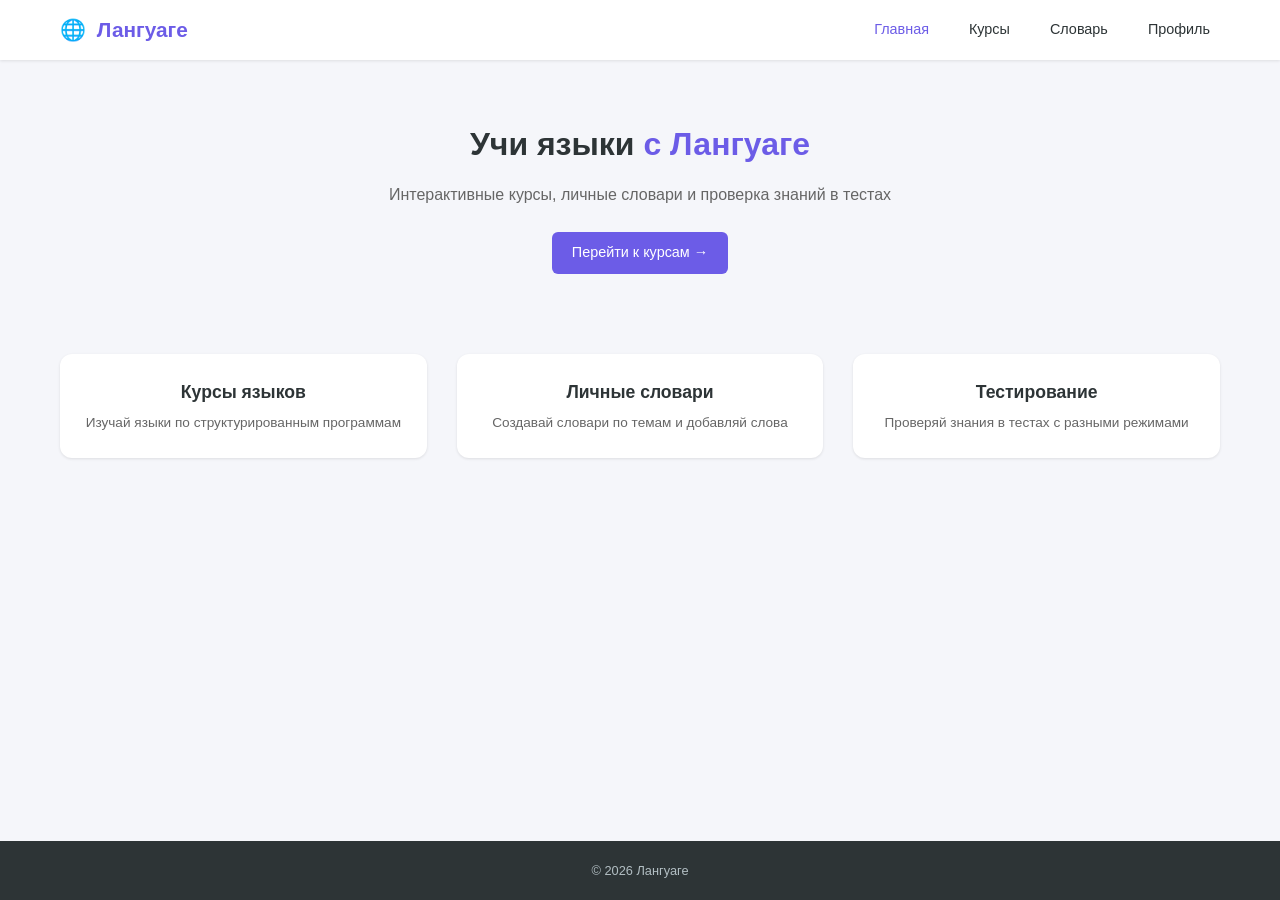
<file: index.html>
<!DOCTYPE html>
<html lang="ru">
<head>
    <meta charset="UTF-8">
    <meta name="viewport" content="width=device-width, initial-scale=1.0">
    <title>Лангуаге - Изучай языки</title>
    <link rel="stylesheet" href="css/main.css">
    <link rel="stylesheet" href="css/index.css">
</head>
<body>
    <div class="app">
        <header class="header">
            <div class="container">
                <div class="header-content">
                    <a href="index.html" class="logo-link">
                        <span class="logo-icon">🌐</span>
                        <span class="logo-text">Лангуаге</span>
                    </a>
                    <nav class="nav">
                        <a href="index.html" class="nav-link active">Главная</a>
                        <a href="courses.html" class="nav-link">Курсы</a>
                        <a href="vocabulary.html" class="nav-link">Словарь</a>
                        <a href="profile.html" class="nav-link">Профиль</a>
                    </nav>
                </div>
            </div>
        </header>

        <main class="main">
            <div class="container">
                <div class="hero">
                    <h1>Учи языки <span class="accent">с Лангуаге</span></h1>
                    <p>Интерактивные курсы, личные словари и проверка знаний в тестах</p>
                    <a href="courses.html" class="btn btn-primary">Перейти к курсам →</a>
                </div>

                <div class="features">
                    <div class="feature-card">
                        <div class="feature-icon"></div>
                        <h3>Курсы языков</h3>
                        <p>Изучай языки по структурированным программам</p>
                    </div>
                    <div class="feature-card">
                        <div class="feature-icon"></div>
                        <h3>Личные словари</h3>
                        <p>Создавай словари по темам и добавляй слова</p>
                    </div>
                    <div class="feature-card">
                        <div class="feature-icon"></div>
                        <h3>Тестирование</h3>
                        <p>Проверяй знания в тестах с разными режимами</p>
                    </div>
                </div>
            </div>
        </main>

        <footer class="footer">
            <div class="container">
                <p>© 2026 Лангуаге</p>
            </div>
        </footer>
    </div>
</body>
</html>
</file>
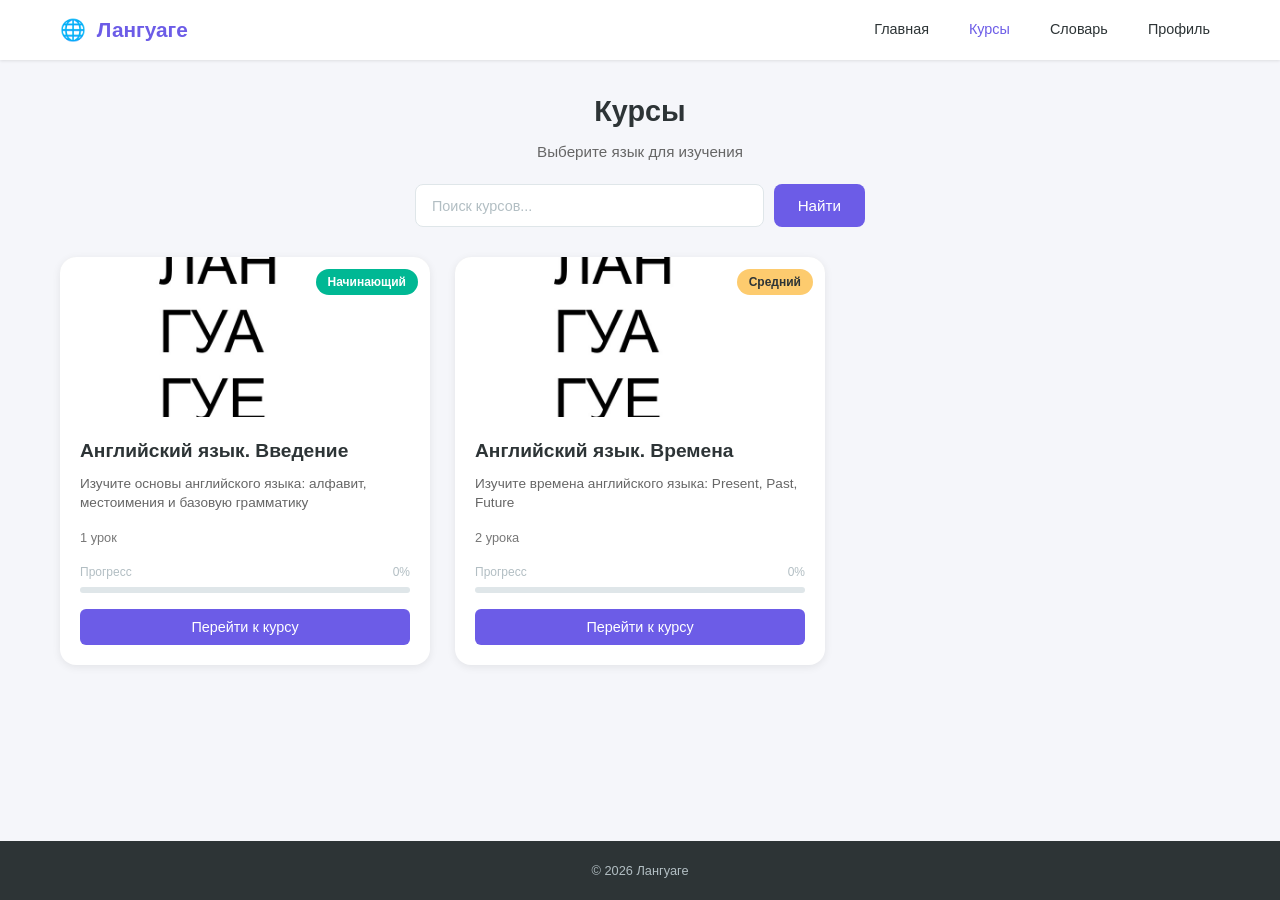
<file: courses.html>
<!DOCTYPE html>
<html lang="ru">
<head>
    <meta charset="UTF-8">
    <meta name="viewport" content="width=device-width, initial-scale=1.0">
    <title>Курсы - Лангуаге</title>
    <link rel="stylesheet" href="css/main.css">
    <link rel="stylesheet" href="css/courses.css">
</head>
<body>
    <div class="app">
        <header class="header">
            <div class="container">
                <div class="header-content">
                    <a href="index.html" class="logo-link">
                        <span class="logo-icon">🌐</span>
                        <span class="logo-text">Лангуаге</span>
                    </a>
                    <nav class="nav">
                        <a href="index.html" class="nav-link">Главная</a>
                        <a href="courses.html" class="nav-link active">Курсы</a>
                        <a href="vocabulary.html" class="nav-link">Словарь</a>
                        <a href="profile.html" class="nav-link">Профиль</a>
                    </nav>
                </div>
            </div>
        </header>

        <main class="main">
            <div class="container">
                <div class="page-header">
                    <h1>Курсы</h1>
                    <p>Выберите язык для изучения</p>
                </div>

                <div class="courses-controls">
                    <div class="search-bar">
                        <input type="text" id="searchInput" placeholder="Поиск курсов...">
                        <button class="search-btn" id="searchBtn">Найти</button>
                    </div>
                </div>

                <div class="courses-grid" id="coursesContainer">
                    <!-- Курсы загрузятся через JS -->
                </div>
            </div>
        </main>

        <footer class="footer">
            <div class="container">
                <p>© 2026 Лангуаге</p>
            </div>
        </footer>
    </div>

    <script src="js/api-emulation.js"></script>
    <script src="js/courses.js"></script>
</body>
</html>
</file>
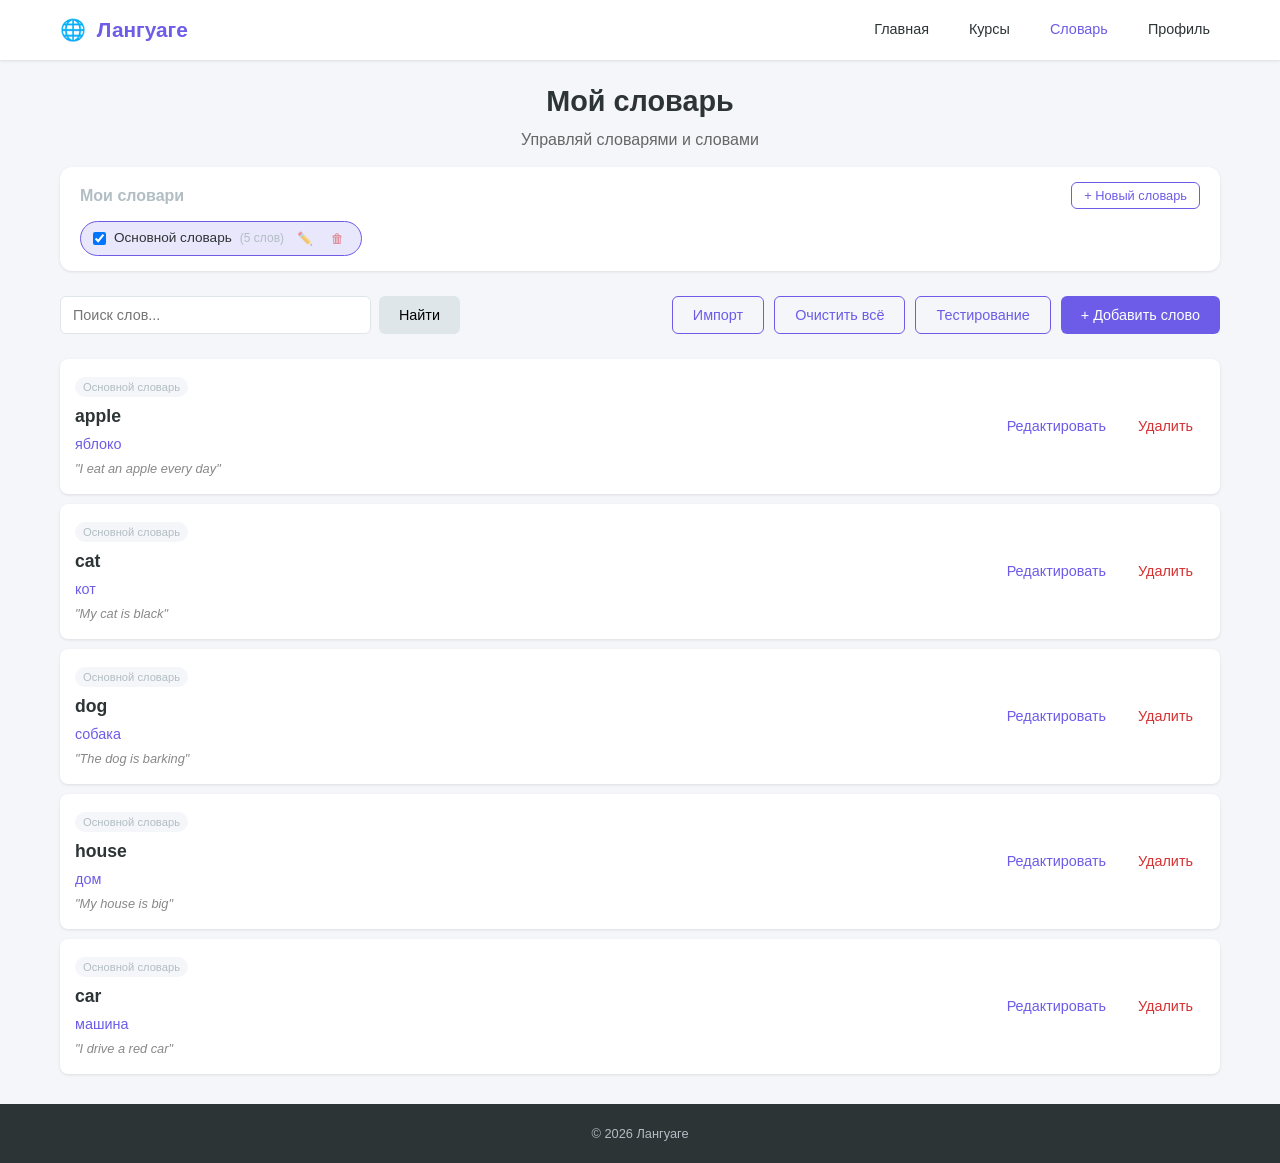
<file: vocabulary.html>
<!DOCTYPE html>
<html lang="ru">
<head>
    <meta charset="UTF-8">
    <meta name="viewport" content="width=device-width, initial-scale=1.0">
    <title>Мой словарь - Лангуаге</title>
    <link rel="stylesheet" href="css/main.css">
    <link rel="stylesheet" href="css/vocabulary.css">
</head>
<body>
    <div class="app">
        <header class="header">
            <div class="container">
                <div class="header-content">
                    <a href="index.html" class="logo-link">
                        <span class="logo-icon">🌐</span>
                        <span class="logo-text">Лангуаге</span>
                    </a>
                    <nav class="nav">
                        <a href="index.html" class="nav-link">Главная</a>
                        <a href="courses.html" class="nav-link">Курсы</a>
                        <a href="vocabulary.html" class="nav-link active">Словарь</a>
                        <a href="profile.html" class="nav-link">Профиль</a>
                    </nav>
                </div>
            </div>
        </header>

        <main class="main">
            <div class="container">
                <div class="page-header">
                    <h1>Мой словарь</h1>
                    <p>Управляй словарями и словами</p>
                </div>

                <div class="dicts-manager">
                    <div class="dicts-header">
                        <h3>Мои словари</h3>
                        <button class="btn btn-small btn-outline" id="createDictBtn">+ Новый словарь</button>
                    </div>
                    <div class="dicts-list" id="dictsList"></div>
                </div>

                <div class="vocabulary-controls">
                    <div class="search-bar">
                        <input type="text" id="searchInput" placeholder="Поиск слов...">
                        <button class="search-btn" id="searchBtn">Найти</button>
                    </div>
                    <div class="action-buttons">
                        <button class="btn btn-outline" id="importBtn">Импорт</button>
                        <button class="btn btn-outline" id="clearBtn">Очистить всё</button>
                        <button class="btn btn-outline" id="testBtn">Тестирование</button>
                        <button class="btn btn-primary" id="addWordBtn">+ Добавить слово</button>
                    </div>
                </div>

                <div class="words-list" id="wordsList"></div>
            </div>
        </main>

        <!-- Модалка добавления/редактирования слова -->
        <div class="modal" id="wordModal">
            <div class="modal-content">
                <div class="modal-header">
                    <h3 id="modalTitle">Добавить слово</h3>
                    <button class="modal-close" id="closeModalBtn">&times;</button>
                </div>
                <div class="modal-body">
                    <div class="form-group">
                        <label>Выберите словарь:</label>
                        <select id="wordDictSelect" class="form-input"></select>
                    </div>
                    <input type="text" id="wordInput" placeholder="Слово на английском" class="form-input">
                    <input type="text" id="translationInput" placeholder="Перевод" class="form-input">
                    <textarea id="exampleInput" placeholder="Пример использования" rows="2" class="form-textarea"></textarea>
                    <input type="hidden" id="editWordId" value="">
                    <input type="hidden" id="editDictId" value="">
                    <button class="btn btn-primary" id="saveWordBtn" style="width: 100%;">Сохранить</button>
                </div>
            </div>
        </div>

        <!-- Модалка настроек тестирования -->
        <div class="modal" id="testSettingsModal">
            <div class="modal-content">
                <div class="modal-header">
                    <h3>Настройки тестирования</h3>
                    <button class="modal-close" id="closeTestSettingsBtn">&times;</button>
                </div>
                <div class="modal-body">
                    <div class="form-group">
                        <label>Выберите словари для теста:</label>
                        <div id="dictsForTest" class="dict-checkboxes"></div>
                    </div>

                    <div class="form-group">
                        <label>Режим формирования вопросов:</label>
                        <select id="questionMode" class="form-input">
                            <option value="strict">Строгий</option>
                            <option value="selected_dicts">Расширенный из выбранных словарей</option>
                            <option value="all_dicts">Полный</option>
                        </select>
                    </div>

                    <div class="form-group">
                        <label>Количество слов в тесте:</label>
                        <select id="testCountType" class="form-input">
                            <option value="preset">Выбрать из списка</option>
                            <option value="custom">Своё значение</option>
                        </select>
                        <div id="presetCountContainer">
                            <select id="testCountPreset" class="form-input" style="margin-top: 10px;">
                                <option value="5">5 слов</option>
                                <option value="10" selected>10 слов</option>
                                <option value="15">15 слов</option>
                                <option value="20">20 слов</option>
                                <option value="all">Все слова</option>
                            </select>
                        </div>
                        <div id="customCountContainer" style="display: none;">
                            <input type="number" id="testCountCustom" class="form-input" placeholder="Введите количество слов" style="margin-top: 10px;" min="1">
                        </div>
                    </div>
                    
                    <div class="form-group">
                        <label>Режим перевода:</label>
                        <select id="testMode" class="form-input">
                            <option value="en2ru">Английский → Русский</option>
                            <option value="ru2en">Русский → Английский</option>
                        </select>
                    </div>
                    
                    <button class="btn btn-primary" id="startTestBtn" style="width: 100%;">Начать тестирование</button>
                </div>
            </div>
        </div>

        <!-- Остальные модалки -->
        <div class="modal" id="createDictModal">
            <div class="modal-content small">
                <div class="modal-header">
                    <h3>Новый словарь</h3>
                    <button class="modal-close" id="closeCreateDictBtn">&times;</button>
                </div>
                <div class="modal-body">
                    <input type="text" id="newDictName" placeholder="Название словаря" class="form-input">
                    <div class="form-actions">
                        <button class="btn btn-outline" id="cancelCreateDictBtn">Отмена</button>
                        <button class="btn btn-primary" id="confirmCreateDictBtn">Создать</button>
                    </div>
                </div>
            </div>
        </div>

        <div class="modal" id="importModal">
            <div class="modal-content">
                <div class="modal-header">
                    <h3>Импорт слов</h3>
                    <button class="modal-close" id="closeImportModalBtn">&times;</button>
                </div>
                <div class="modal-body">
                    <div class="form-group">
                        <label>Выберите словарь для импорта:</label>
                        <select id="importDictSelect" class="form-input"></select>
                    </div>
                    <div class="form-group">
                        <label>Формат файла:</label>
                        <p class="format-example">слово|перевод|пример использования</p>
                        <p class="format-example">Пример: apple|яблоко|I eat an apple</p>
                    </div>
                    <div class="form-group">
                        <label>Выберите файл (.txt):</label>
                        <input type="file" id="importFile" accept=".txt" class="form-input">
                    </div>
                    <div class="form-group">
                        <label>Или вставьте текст:</label>
                        <textarea id="importText" rows="6" class="form-textarea"></textarea>
                    </div>
                    <div class="form-actions">
                        <button class="btn btn-outline" id="cancelImportBtn">Отмена</button>
                        <button class="btn btn-primary" id="confirmImportBtn">Импортировать</button>
                    </div>
                </div>
            </div>
        </div>

        <div class="modal" id="clearConfirmModal">
            <div class="modal-content small">
                <div class="modal-header">
                    <h3>Подтверждение</h3>
                    <button class="modal-close" id="closeClearModalBtn">&times;</button>
                </div>
                <div class="modal-body">
                    <p>Вы уверены, что хотите удалить ВСЕ слова из выбранных словарей?</p>
                    <p style="color: var(--danger); font-size: 0.9rem; margin-top: 10px;">Это действие нельзя отменить!</p>
                    <div class="form-actions" style="margin-top: 20px;">
                        <button class="btn btn-outline" id="cancelClearBtn">Отмена</button>
                        <button class="btn btn-danger" id="confirmClearBtn">Да, удалить всё</button>
                    </div>
                </div>
            </div>
        </div>

        <footer class="footer">
            <div class="container">
                <p>© 2026 Лангуаге</p>
            </div>
        </footer>
    </div>

    <script src="js/api-emulation.js"></script>
    <script type="module" src="js/vocabulary.js"></script>
</body>
</html>
</file>
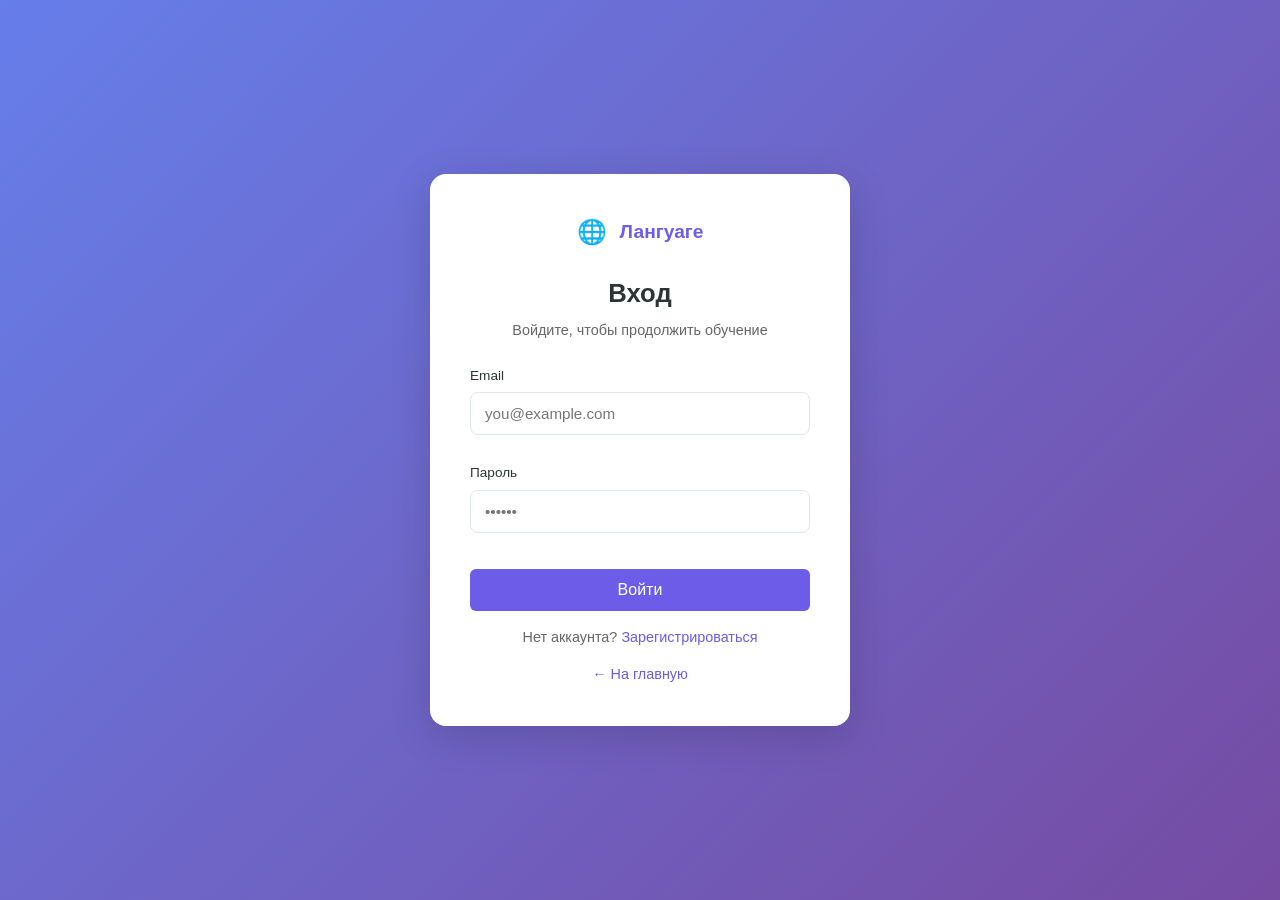
<file: frontend/login.html>
<!DOCTYPE html>
<html lang="ru">
<head>
    <meta charset="UTF-8">
    <meta name="viewport" content="width=device-width, initial-scale=1.0">
    <title>Вход — Language LMS</title>
    <link rel="stylesheet" href="css/main.css">
    <link rel="stylesheet" href="css/auth.css">
</head>
<body>
    <div class="app">
        <main class="main">
            <div class="auth-container">
                <div class="auth-card">
                    <div class="auth-logo">
                        <span class="logo-icon">🌐</span>
                        <span class="logo-text">Лангуаге</span>
                    </div>
                    <h1>Вход</h1>
                    <p class="auth-subtitle">Войдите, чтобы продолжить обучение</p>

                    <form id="loginForm" class="auth-form">
                        <div class="form-group">
                            <label for="email">Email</label>
                            <input
                                type="email"
                                id="email"
                                class="form-input"
                                placeholder="you@example.com"
                                required
                                autocomplete="email"
                            >
                        </div>
                        <div class="form-group">
                            <label for="password">Пароль</label>
                            <input
                                type="password"
                                id="password"
                                class="form-input"
                                placeholder="••••••"
                                required
                                autocomplete="current-password"
                            >
                        </div>

                        <div id="errorBox" class="auth-error" hidden></div>

                        <button type="submit" class="btn btn-primary btn-block" id="submitBtn">
                            Войти
                        </button>
                    </form>

                    <p class="auth-switch">
                        Нет аккаунта? <a href="register.html">Зарегистрироваться</a>
                    </p>

                    <p class="auth-switch">
                        <a href="index.html">← На главную</a>
                    </p>
                </div>
            </div>
        </main>
    </div>

    <script src="js/api.js"></script>
    <script src="js/login.js"></script>
</body>
</html>
</file>
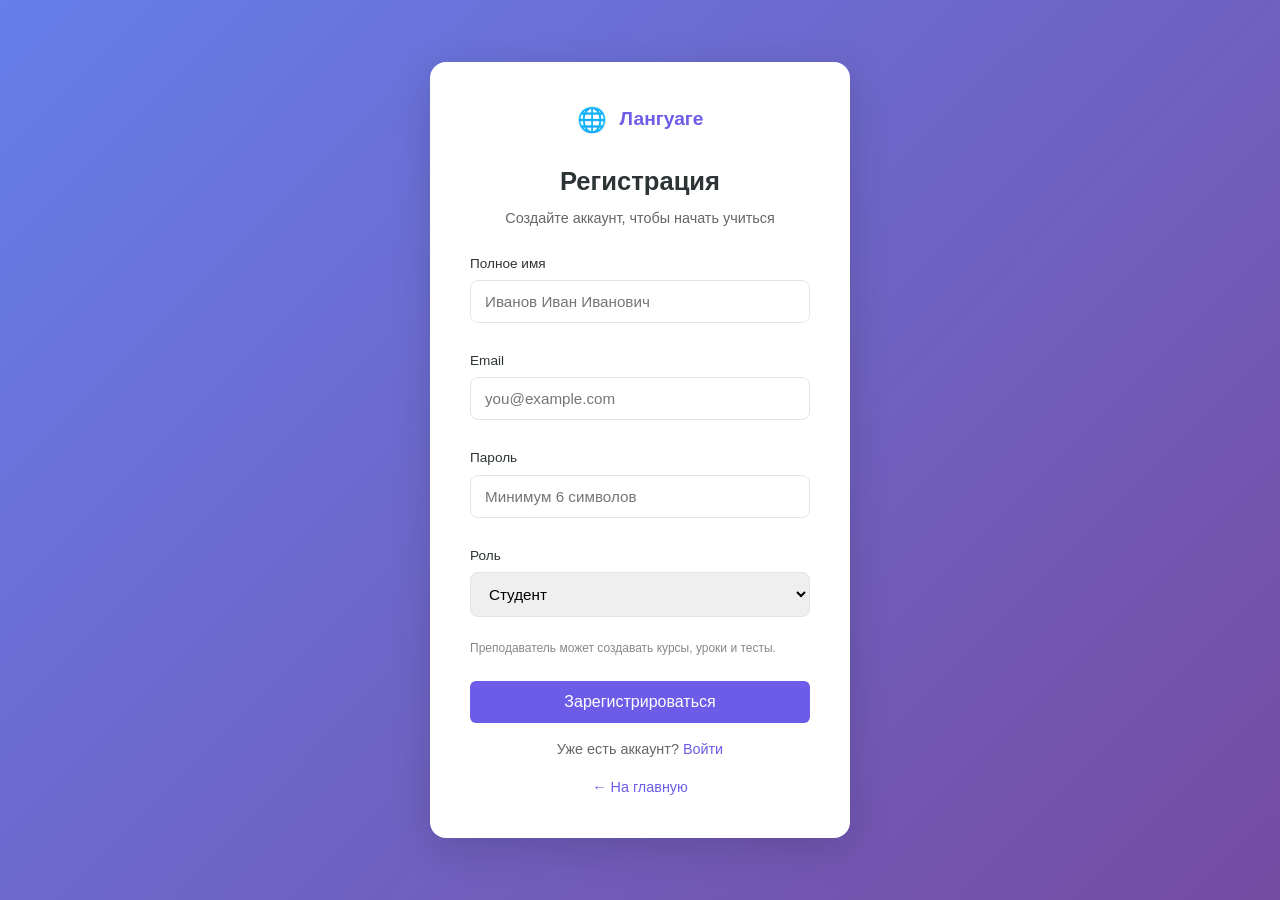
<file: frontend/register.html>
<!DOCTYPE html>
<html lang="ru">
<head>
    <meta charset="UTF-8">
    <meta name="viewport" content="width=device-width, initial-scale=1.0">
    <title>Регистрация — Language LMS</title>
    <link rel="stylesheet" href="css/main.css">
    <link rel="stylesheet" href="css/auth.css">
</head>
<body>
    <div class="app">
        <main class="main">
            <div class="auth-container">
                <div class="auth-card">
                    <div class="auth-logo">
                        <span class="logo-icon">🌐</span>
                        <span class="logo-text">Лангуаге</span>
                    </div>
                    <h1>Регистрация</h1>
                    <p class="auth-subtitle">Создайте аккаунт, чтобы начать учиться</p>

                    <form id="registerForm" class="auth-form">
                        <div class="form-group">
                            <label for="fullName">Полное имя</label>
                            <input
                                type="text"
                                id="fullName"
                                class="form-input"
                                placeholder="Иванов Иван Иванович"
                                autocomplete="name"
                            >
                        </div>
                        <div class="form-group">
                            <label for="email">Email</label>
                            <input
                                type="email"
                                id="email"
                                class="form-input"
                                placeholder="you@example.com"
                                required
                                autocomplete="email"
                            >
                        </div>
                        <div class="form-group">
                            <label for="password">Пароль</label>
                            <input
                                type="password"
                                id="password"
                                class="form-input"
                                placeholder="Минимум 6 символов"
                                required
                                minlength="6"
                                autocomplete="new-password"
                            >
                        </div>
                        <div class="form-group">
                            <label for="role">Роль</label>
                            <select id="role" class="form-input">
                                <option value="student" selected>Студент</option>
                                <option value="teacher">Преподаватель</option>
                            </select>
                            <p class="form-hint">
                                Преподаватель может создавать курсы, уроки и тесты.
                            </p>
                        </div>

                        <div id="errorBox" class="auth-error" hidden></div>

                        <button type="submit" class="btn btn-primary btn-block" id="submitBtn">
                            Зарегистрироваться
                        </button>
                    </form>

                    <p class="auth-switch">
                        Уже есть аккаунт? <a href="login.html">Войти</a>
                    </p>

                    <p class="auth-switch">
                        <a href="index.html">← На главную</a>
                    </p>
                </div>
            </div>
        </main>
    </div>

    <script src="js/api.js"></script>
    <script src="js/register.js"></script>
</body>
</html>
</file>
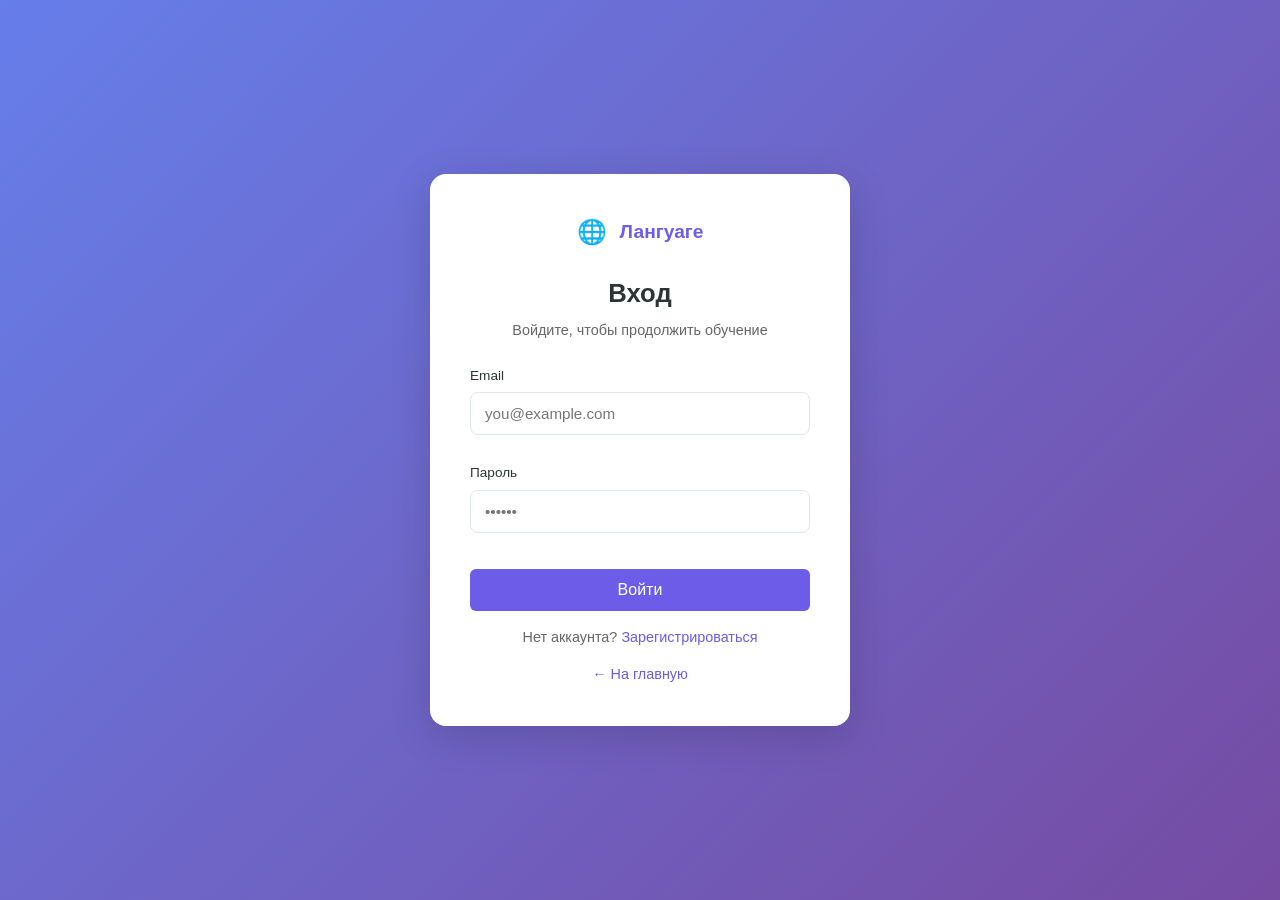
<file: frontend/vocabulary.html>
<!DOCTYPE html>
<html lang="ru">
<head>
    <meta charset="UTF-8">
    <meta name="viewport" content="width=device-width, initial-scale=1.0">
    <title>Мой словарь - Лангуаге</title>
    <link rel="stylesheet" href="css/main.css">
    <link rel="stylesheet" href="css/vocabulary.css">
</head>
<body>
    <div class="app">
        <header class="header">
            <div class="container">
                <div class="header-content">
                    <a href="index.html" class="logo-link">
                        <span class="logo-icon">🌐</span>
                        <span class="logo-text">Лангуаге</span>
                    </a>
                    <nav class="nav">
                        <a href="index.html" class="nav-link">Главная</a>
                        <a href="courses.html" class="nav-link">Курсы</a>
                        <a href="vocabulary.html" class="nav-link active">Словарь</a>
                    </nav>
                </div>
            </div>
        </header>

        <main class="main">
            <div class="container">
                <div class="page-header">
                    <h1>Мой словарь</h1>
                    <p>Управляй словарями и словами</p>
                </div>

                <div class="dicts-manager">
                    <div class="dicts-header">
                        <h3>Мои словари</h3>
                        <button class="btn btn-small btn-outline" id="createDictBtn">+ Новый словарь</button>
                    </div>
                    <div class="dicts-list" id="dictsList"></div>
                </div>

                <div class="vocabulary-controls">
                    <div class="search-bar">
                        <input type="text" id="searchInput" placeholder="Поиск слов...">
                        <button class="search-btn" id="searchBtn">Найти</button>
                    </div>
                    <div class="action-buttons">
                        <button class="btn btn-outline" id="importBtn">Импорт</button>
                        <button class="btn btn-outline" id="clearBtn">Очистить всё</button>
                        <button class="btn btn-outline" id="testBtn">Тестирование</button>
                        <button class="btn btn-primary" id="addWordBtn">+ Добавить слово</button>
                    </div>
                </div>

                <div class="words-list" id="wordsList"></div>
            </div>
        </main>

        <!-- Модалка добавления/редактирования слова -->
        <div class="modal" id="wordModal">
            <div class="modal-content">
                <div class="modal-header">
                    <h3 id="modalTitle">Добавить слово</h3>
                    <button class="modal-close" id="closeModalBtn">&times;</button>
                </div>
                <div class="modal-body">
                    <div class="form-group">
                        <label>Выберите словарь:</label>
                        <select id="wordDictSelect" class="form-input"></select>
                    </div>
                    <input type="text" id="wordInput" placeholder="Слово на английском" class="form-input">
                    <input type="text" id="translationInput" placeholder="Перевод" class="form-input">
                    <textarea id="exampleInput" placeholder="Пример использования" rows="2" class="form-textarea"></textarea>
                    <input type="hidden" id="editWordId" value="">
                    <input type="hidden" id="editDictId" value="">
                    <button class="btn btn-primary" id="saveWordBtn" style="width: 100%;">Сохранить</button>
                </div>
            </div>
        </div>

        <!-- Модалка настроек тестирования -->
        <div class="modal" id="testSettingsModal">
            <div class="modal-content">
                <div class="modal-header">
                    <h3>Настройки тестирования</h3>
                    <button class="modal-close" id="closeTestSettingsBtn">&times;</button>
                </div>
                <div class="modal-body">
                    <div class="form-group">
                        <label>Выберите словари для теста:</label>
                        <div id="dictsForTest" class="dict-checkboxes"></div>
                    </div>

                    <div class="form-group">
                        <label>Режим формирования вопросов:</label>
                        <select id="questionMode" class="form-input">
                            <option value="strict">Строгий</option>
                            <option value="selected_dicts">Расширенный из выбранных словарей</option>
                            <option value="all_dicts">Полный</option>
                        </select>
                    </div>

                    <div class="form-group">
                        <label>Количество слов в тесте:</label>
                        <select id="testCountType" class="form-input">
                            <option value="preset">Выбрать из списка</option>
                            <option value="custom">Своё значение</option>
                        </select>
                        <div id="presetCountContainer">
                            <select id="testCountPreset" class="form-input" style="margin-top: 10px;">
                                <option value="5">5 слов</option>
                                <option value="10" selected>10 слов</option>
                                <option value="15">15 слов</option>
                                <option value="20">20 слов</option>
                                <option value="all">Все слова</option>
                            </select>
                        </div>
                        <div id="customCountContainer" style="display: none;">
                            <input type="number" id="testCountCustom" class="form-input" placeholder="Введите количество слов" style="margin-top: 10px;" min="1">
                        </div>
                    </div>
                    
                    <div class="form-group">
                        <label>Режим перевода:</label>
                        <select id="testMode" class="form-input">
                            <option value="en2ru">Английский → Русский</option>
                            <option value="ru2en">Русский → Английский</option>
                        </select>
                    </div>
                    
                    <button class="btn btn-primary" id="startTestBtn" style="width: 100%;">Начать тестирование</button>
                </div>
            </div>
        </div>

        <!-- Остальные модалки -->
        <div class="modal" id="createDictModal">
            <div class="modal-content small">
                <div class="modal-header">
                    <h3>Новый словарь</h3>
                    <button class="modal-close" id="closeCreateDictBtn">&times;</button>
                </div>
                <div class="modal-body">
                    <input type="text" id="newDictName" placeholder="Название словаря" class="form-input">
                    <div class="form-actions">
                        <button class="btn btn-outline" id="cancelCreateDictBtn">Отмена</button>
                        <button class="btn btn-primary" id="confirmCreateDictBtn">Создать</button>
                    </div>
                </div>
            </div>
        </div>

        <div class="modal" id="importModal">
            <div class="modal-content">
                <div class="modal-header">
                    <h3>Импорт слов</h3>
                    <button class="modal-close" id="closeImportModalBtn">&times;</button>
                </div>
                <div class="modal-body">
                    <div class="form-group">
                        <label>Выберите словарь для импорта:</label>
                        <select id="importDictSelect" class="form-input"></select>
                    </div>
                    <div class="form-group">
                        <label>Формат файла:</label>
                        <p class="format-example">слово|перевод|пример использования</p>
                        <p class="format-example">Пример: apple|яблоко|I eat an apple</p>
                    </div>
                    <div class="form-group">
                        <label>Выберите файл (.txt):</label>
                        <input type="file" id="importFile" accept=".txt" class="form-input">
                    </div>
                    <div class="form-group">
                        <label>Или вставьте текст:</label>
                        <textarea id="importText" rows="6" class="form-textarea"></textarea>
                    </div>
                    <div class="form-actions">
                        <button class="btn btn-outline" id="cancelImportBtn">Отмена</button>
                        <button class="btn btn-primary" id="confirmImportBtn">Импортировать</button>
                    </div>
                </div>
            </div>
        </div>

        <div class="modal" id="clearConfirmModal">
            <div class="modal-content small">
                <div class="modal-header">
                    <h3>Подтверждение</h3>
                    <button class="modal-close" id="closeClearModalBtn">&times;</button>
                </div>
                <div class="modal-body">
                    <p>Вы уверены, что хотите удалить ВСЕ слова из выбранных словарей?</p>
                    <p style="color: var(--danger); font-size: 0.9rem; margin-top: 10px;">Это действие нельзя отменить!</p>
                    <div class="form-actions" style="margin-top: 20px;">
                        <button class="btn btn-outline" id="cancelClearBtn">Отмена</button>
                        <button class="btn btn-danger" id="confirmClearBtn">Да, удалить всё</button>
                    </div>
                </div>
            </div>
        </div>

        <footer class="footer">
            <div class="container">
                <p>© 2026 Лангуаге</p>
            </div>
        </footer>
    </div>

    <script src="js/api.js"></script>
    <script src="js/header.js"></script>
    <script src="js/vocabulary.js"></script>
</body>
</html>
</file>
<file: css/main.css>
* {
    margin: 0;
    padding: 0;
    box-sizing: border-box;
}

:root {
    --primary: #6C5CE7;
    --primary-dark: #5A4BD1;
    --success: #00B894;
    --success-dark: #00997A;
    --warning: #FDCB6E;
    --danger: #D63031;
    --danger-dark: #B52B2B;
    --gray-light: #DFE6E9;
    --gray: #B2BEC3;
    --dark: #2D3436;
    --white: #FFFFFF;
    --bg: #F5F6FA;
}

body {
    font-family: -apple-system, BlinkMacSystemFont, 'Segoe UI', Roboto, sans-serif;
    background-color: var(--bg);
    color: var(--dark);
    line-height: 1.5;
    min-height: 100vh;
}

.app {
    min-height: 100vh;
    display: flex;
    flex-direction: column;
}

.main {
    flex: 1;
}

.container {
    max-width: 1200px;
    margin: 0 auto;
    padding: 0 20px;
}

.header {
    background: var(--white);
    box-shadow: 0 1px 3px rgba(0,0,0,0.1);
    position: sticky;
    top: 0;
    z-index: 100;
}

.header-content {
    display: flex;
    justify-content: space-between;
    align-items: center;
    height: 60px;
}

.logo-link {
    font-size: 1.3rem;
    font-weight: 700;
    text-decoration: none;
    color: var(--primary);
}

.logo-icon {
    margin-right: 5px;
}

.nav {
    display: flex;
    gap: 20px;
}

.nav-link {
    text-decoration: none;
    color: var(--dark);
    font-size: 0.9rem;
    padding: 5px 10px;
    border-radius: 6px;
}

.nav-link:hover {
    background: var(--gray-light);
}

.nav-link.active {
    color: var(--primary);
    font-weight: 500;
}

.btn {
    padding: 10px 20px;
    border: none;
    border-radius: 6px;
    font-size: 0.9rem;
    cursor: pointer;
    transition: all 0.2s;
    text-decoration: none;
    display: inline-block;
}

.btn-primary {
    background: var(--primary);
    color: var(--white);
}

.btn-primary:hover {
    background: var(--primary-dark);
}

.btn-outline {
    background: transparent;
    border: 1px solid var(--primary);
    color: var(--primary);
}

.btn-outline:hover {
    background: var(--primary);
    color: var(--white);
}

.form-input {
    width: 100%;
    padding: 10px 12px;
    margin-bottom: 12px;
    border: 1px solid var(--gray-light);
    border-radius: 6px;
    font-size: 0.9rem;
}

.form-input:focus {
    outline: none;
    border-color: var(--primary);
}

.form-textarea {
    width: 100%;
    padding: 10px 12px;
    margin-bottom: 15px;
    border: 1px solid var(--gray-light);
    border-radius: 6px;
    font-size: 0.9rem;
    resize: vertical;
    font-family: inherit;
}

.form-textarea:focus {
    outline: none;
    border-color: var(--primary);
}

.modal {
    display: none;
    position: fixed;
    top: 0;
    left: 0;
    right: 0;
    bottom: 0;
    background: rgba(0,0,0,0.5);
    align-items: center;
    justify-content: center;
    z-index: 1000;
}

.modal.active {
    display: flex;
}

.modal-content {
    background: var(--white);
    border-radius: 12px;
    width: 90%;
    max-width: 450px;
}

.modal-header {
    padding: 15px 20px;
    border-bottom: 1px solid var(--gray-light);
    display: flex;
    justify-content: space-between;
    align-items: center;
}

.modal-header h3 {
    font-size: 1.2rem;
}

.modal-close {
    background: none;
    border: none;
    font-size: 1.3rem;
    cursor: pointer;
    color: #999;
}

.modal-close:hover {
    color: var(--dark);
}

.modal-body {
    padding: 20px;
}

.footer {
    background: var(--dark);
    color: var(--gray);
    text-align: center;
    padding: 20px 0;
    font-size: 0.8rem;
    margin-top: auto;
}

@media (max-width: 600px) {
    .nav {
        gap: 10px;
    }
    
    .nav-link {
        font-size: 0.8rem;
        padding: 5px 8px;
    }
    
    .modal-content {
        width: 95%;
    }
}

.achievement-notification {
    position: fixed;
    bottom: 30px;
    right: 30px;
    background: linear-gradient(135deg, var(--primary), var(--secondary-color));
    color: white;
    padding: 16px 24px;
    border-radius: 16px;
    box-shadow: 0 8px 24px rgba(0,0,0,0.2);
    z-index: 2000;
    animation: notificationSlideIn 0.4s ease;
    max-width: 350px;
    display: flex;
    align-items: center;
    gap: 15px;
    cursor: pointer;
    transition: transform 0.2s;
}

.achievement-notification:hover {
    transform: scale(1.02);
}

.notification-icon {
    font-size: 2rem;
}

.notification-content {
    flex: 1;
}

.notification-title {
    font-size: 0.75rem;
    opacity: 0.8;
    text-transform: uppercase;
    letter-spacing: 1px;
    margin-bottom: 4px;
}

.notification-name {
    font-size: 1rem;
    font-weight: 600;
    margin-bottom: 2px;
}

.notification-desc {
    font-size: 0.8rem;
    opacity: 0.9;
}

@keyframes notificationSlideIn {
    from {
        transform: translateX(100%);
        opacity: 0;
    }
    to {
        transform: translateX(0);
        opacity: 1;
    }
}

@keyframes notificationSlideOut {
    from {
        transform: translateX(0);
        opacity: 1;
    }
    to {
        transform: translateX(100%);
        opacity: 0;
    }
}

@media (max-width: 600px) {
    .achievement-notification {
        left: 20px;
        right: 20px;
        bottom: 20px;
        max-width: none;
        padding: 14px 20px;
    }
    
    .notification-icon {
        font-size: 1.5rem;
    }
    
    .notification-name {
        font-size: 0.9rem;
    }
}

@keyframes notificationSlideIn {
    from {
        transform: translateX(100%);
        opacity: 0;
    }
    to {
        transform: translateX(0);
        opacity: 1;
    }
}

@keyframes notificationSlideOut {
    from {
        transform: translateX(0);
        opacity: 1;
    }
    to {
        transform: translateX(100%);
        opacity: 0;
    }
}
</file>
<file: css/index.css>
.hero {
    text-align: center;
    padding: 60px 0 40px;
}

.hero h1 {
    font-size: 2rem;
    margin-bottom: 15px;
}

.hero .accent {
    color: var(--primary);
}

.hero p {
    color: #666;
    margin-bottom: 25px;
}

.features {
    display: grid;
    grid-template-columns: repeat(3, 1fr);
    gap: 30px;
    padding: 40px 0;
}

.feature-card {
    background: var(--white);
    padding: 25px;
    border-radius: 12px;
    text-align: center;
    box-shadow: 0 1px 3px rgba(0,0,0,0.1);
}

.feature-icon {
    height: 0;
}

.feature-card h3 {
    font-size: 1.1rem;
    margin-bottom: 8px;
}

.feature-card p {
    color: #666;
    font-size: 0.85rem;
}

@media (max-width: 600px) {
    .features {
        grid-template-columns: 1fr;
        gap: 20px;
    }
    
    .hero h1 {
        font-size: 1.5rem;
    }
}
</file>
<file: css/courses.css>
.page-header {
    text-align: center;
    padding: 30px 0 20px;
}

.page-header h1 {
    font-size: 1.8rem;
    margin-bottom: 8px;
    color: var(--dark);
}

.page-header p {
    color: #666;
    font-size: 0.95rem;
}

.courses-controls {
    margin-bottom: 30px;
}

.search-bar {
    display: flex;
    gap: 10px;
    max-width: 450px;
    margin: 0 auto;
}

.search-bar input {
    flex: 1;
    padding: 12px 16px;
    border: 1px solid var(--gray-light);
    border-radius: 8px;
    font-size: 0.95rem;
    background: var(--white);
    transition: all 0.2s;
}

.search-bar input:focus {
    outline: none;
    border-color: var(--primary);
    box-shadow: 0 0 0 2px rgba(108, 92, 231, 0.1);
}

.search-bar input::placeholder {
    color: var(--gray);
    font-size: 0.9rem;
}

.search-btn {
    padding: 12px 24px;
    background: var(--primary);
    border: none;
    border-radius: 8px;
    cursor: pointer;
    font-size: 0.95rem;
    font-weight: 500;
    color: white;
    transition: background 0.2s;
}

.search-btn:hover {
    background: var(--primary-dark);
}

.courses-grid {
    display: grid;
    grid-template-columns: repeat(auto-fill, minmax(320px, 1fr));
    gap: 25px;
    margin: 20px 0 40px;
}

.course-card {
    background: var(--white);
    border-radius: 16px;
    overflow: hidden;
    box-shadow: 0 2px 8px rgba(0,0,0,0.08);
    transition: transform 0.2s, box-shadow 0.2s;
    cursor: pointer;
    display: flex;
    flex-direction: column;
    height: 100%;
}

.course-card:hover {
    transform: translateY(-4px);
    box-shadow: 0 8px 24px rgba(0,0,0,0.12);
}

.course-image {
    height: 160px;
    background-size: cover;
    background-position: center;
    position: relative;
    background-color: #e0e0e0;
    flex-shrink: 0;
}

.course-level {
    position: absolute;
    top: 12px;
    right: 12px;
    padding: 4px 12px;
    border-radius: 20px;
    font-size: 0.75rem;
    font-weight: 600;
    background: rgba(0,0,0,0.75);
    color: white;
}

.course-level.beginner {
    background: var(--success);
}

.course-level.intermediate {
    background: var(--warning);
    color: var(--dark);
}

.course-level.advanced {
    background: var(--danger);
}

.course-content {
    padding: 20px;
    display: flex;
    flex-direction: column;
    flex: 1;
}

.course-title {
    font-size: 1.2rem;
    font-weight: 600;
    margin-bottom: 8px;
    color: var(--dark);
}

.course-description {
    color: #666;
    font-size: 0.85rem;
    line-height: 1.45;
    margin-bottom: 15px;
    flex: 1;
}

.course-meta {
    display: flex;
    gap: 12px;
    margin-bottom: 16px;
    font-size: 0.8rem;
    color: var(--gray);
}

.course-stat {
    color: #777;
}

.course-progress {
    margin-bottom: 16px;
}

.progress-label {
    display: flex;
    justify-content: space-between;
    font-size: 0.75rem;
    color: var(--gray);
    margin-bottom: 6px;
}

.progress-bar {
    height: 6px;
    background: var(--gray-light);
    border-radius: 3px;
    overflow: hidden;
}

.progress-fill {
    height: 100%;
    background: var(--primary);
    border-radius: 3px;
    transition: width 0.3s;
}

.btn-course {
    width: 100%;
    text-align: center;
    margin-top: 0;
}

.empty-state {
    text-align: center;
    padding: 50px;
    color: #999;
    background: var(--white);
    border-radius: 12px;
    grid-column: 1 / -1;
}

@media (max-width: 600px) {
    .courses-grid {
        grid-template-columns: 1fr;
        gap: 20px;
    }
    
    .course-image {
        height: 140px;
    }
    
    .search-bar {
        max-width: 100%;
    }
    
    .search-btn {
        padding: 12px 18px;
    }
    
    .course-meta {
        font-size: 0.75rem;
        gap: 10px;
    }
}
</file>
<file: css/vocabulary.css>
/* Управление словарями */
.dicts-manager {
    background: var(--white);
    border-radius: 12px;
    padding: 15px 20px;
    margin-bottom: 25px;
    box-shadow: 0 1px 3px rgba(0,0,0,0.1);
}

.dicts-header {
    display: flex;
    justify-content: space-between;
    align-items: center;
    margin-bottom: 12px;
}

.dicts-header h3 {
    font-size: 1rem;
    margin: 0;
    color: var(--gray);
}

.btn-small {
    padding: 5px 12px;
    font-size: 0.8rem;
}

.dicts-list {
    display: flex;
    flex-wrap: wrap;
    gap: 10px;
}

.dict-item {
    display: inline-flex;
    align-items: center;
    gap: 8px;
    padding: 6px 12px;
    background: var(--bg);
    border-radius: 20px;
    cursor: pointer;
    transition: all 0.2s;
    font-size: 0.85rem;
}

.dict-item:hover {
    background: var(--gray-light);
}

.dict-item.selected {
    background: rgba(108, 92, 231, 0.15);
    border: 1px solid var(--primary);
}

.dict-item input {
    margin: 0;
    cursor: pointer;
}

.dict-name {
    font-weight: 500;
}

.dict-count {
    color: var(--gray);
    font-size: 0.75rem;
}

.dict-rename-btn, .dict-delete-btn {
    background: none;
    border: none;
    cursor: pointer;
    font-size: 0.8rem;
    padding: 2px 5px;
    border-radius: 4px;
    opacity: 0.6;
}

.dict-rename-btn:hover, .dict-delete-btn:hover {
    opacity: 1;
    background: var(--gray-light);
}

.dict-rename-btn {
    color: var(--warning);
}

.dict-delete-btn {
    color: var(--danger);
}

.word-dict-badge {
    display: inline-block;
    font-size: 0.7rem;
    color: var(--gray);
    margin-bottom: 6px;
    padding: 2px 8px;
    background: var(--bg);
    border-radius: 12px;
}

.page-header {
    text-align: center;
    padding: 20px 0 15px;
}

.page-header h1 {
    font-size: 1.8rem;
}

.page-header p {
    color: #666;
    margin-top: 5px;
}

.vocabulary-controls {
    display: flex;
    gap: 15px;
    flex-wrap: wrap;
    margin-bottom: 25px;
    justify-content: space-between;
    align-items: center;
}

.search-bar {
    flex: 1;
    display: flex;
    gap: 8px;
    max-width: 400px;
}

.search-bar input {
    flex: 1;
    padding: 10px 12px;
    border: 1px solid var(--gray-light);
    border-radius: 6px;
    font-size: 0.9rem;
}

.search-bar input:focus {
    outline: none;
    border-color: var(--primary);
}

.search-btn {
    padding: 10px 20px;
    background: var(--gray-light);
    border: none;
    border-radius: 6px;
    cursor: pointer;
    font-size: 0.9rem;
}

.search-btn:hover {
    background: var(--gray);
    color: var(--white);
}

.action-buttons {
    display: flex;
    gap: 10px;
    flex-wrap: wrap;
}

.words-list {
    display: flex;
    flex-direction: column;
    gap: 10px;
    margin-bottom: 30px;
}

.word-item {
    background: var(--white);
    padding: 15px;
    border-radius: 8px;
    display: flex;
    justify-content: space-between;
    align-items: center;
    box-shadow: 0 1px 3px rgba(0,0,0,0.1);
}

.word-info {
    flex: 1;
}

.word-info h3 {
    font-size: 1.1rem;
    margin-bottom: 4px;
}

.word-translation {
    color: var(--primary);
    font-size: 0.9rem;
    margin-bottom: 4px;
}

.word-example {
    color: #888;
    font-size: 0.8rem;
    font-style: italic;
}

.word-actions {
    display: flex;
    gap: 8px;
}

.word-actions button {
    background: none;
    border: none;
    font-size: 0.9rem;
    cursor: pointer;
    padding: 8px 12px;
    border-radius: 6px;
    transition: all 0.2s;
}

.word-actions button:hover {
    background: var(--gray-light);
}

.word-actions .edit-btn {
    color: var(--primary);
}

.word-actions .delete-btn {
    color: var(--danger);
}

.empty-state {
    text-align: center;
    padding: 50px;
    color: #999;
    background: var(--white);
    border-radius: 8px;
}

.format-example {
    font-size: 0.85rem;
    color: var(--gray);
    margin: 5px 0;
    font-family: monospace;
}

.form-group {
    margin-bottom: 20px;
}

.form-group label {
    display: block;
    margin-bottom: 8px;
    font-weight: 500;
    font-size: 0.9rem;
}

.form-actions {
    display: flex;
    gap: 10px;
    justify-content: flex-end;
    margin-top: 20px;
}

.btn-danger {
    background: var(--danger);
    color: var(--white);
}

.btn-danger:hover {
    background: var(--danger-dark);
}

.dict-checkboxes {
    display: flex;
    flex-direction: column;
    gap: 8px;
    max-height: 200px;
    overflow-y: auto;
    padding: 5px;
    border: 1px solid var(--gray-light);
    border-radius: 8px;
    background: var(--white);
}

.dict-checkbox {
    display: flex;
    align-items: center;
    gap: 8px;
    padding: 8px 10px;
    cursor: pointer;
    border-radius: 6px;
    transition: background 0.2s;
}

.dict-checkbox:hover {
    background: var(--gray-light);
}

.dict-checkbox input {
    margin: 0;
    width: 16px;
    height: 16px;
    cursor: pointer;
}

.dict-checkbox input:disabled {
    cursor: not-allowed;
    opacity: 0.5;
}

.dict-checkbox span {
    font-size: 0.9rem;
}

.dict-word-count {
    color: var(--gray);
    font-size: 0.75rem;
}

.dict-empty-warning {
    color: var(--danger);
    font-size: 0.7rem;
    margin-left: auto;
}

@media (max-width: 600px) {
    .vocabulary-controls {
        flex-direction: column;
        align-items: stretch;
    }
    
    .search-bar {
        max-width: none;
    }
    
    .action-buttons {
        justify-content: stretch;
    }
    
    .action-buttons button {
        flex: 1;
    }
    
    .word-item {
        flex-direction: column;
        text-align: center;
        gap: 12px;
    }
    
    .word-actions {
        justify-content: center;
    }
    
    .form-actions {
        flex-direction: column;
    }
    
    .form-actions button {
        width: 100%;
    }
    
    .dicts-list {
        flex-direction: column;
    }
}
</file>
<file: frontend/css/main.css>
* {
    margin: 0;
    padding: 0;
    box-sizing: border-box;
}

:root {
    --primary: #6C5CE7;
    --primary-dark: #5A4BD1;
    --success: #00B894;
    --success-dark: #00997A;
    --warning: #FDCB6E;
    --danger: #D63031;
    --danger-dark: #B52B2B;
    --gray-light: #DFE6E9;
    --gray: #B2BEC3;
    --dark: #2D3436;
    --white: #FFFFFF;
    --bg: #F5F6FA;
}

body {
    font-family: -apple-system, BlinkMacSystemFont, 'Segoe UI', Roboto, sans-serif;
    background-color: var(--bg);
    color: var(--dark);
    line-height: 1.5;
    min-height: 100vh;
}

.app {
    min-height: 100vh;
    display: flex;
    flex-direction: column;
}

.main {
    flex: 1;
}

.container {
    max-width: 1200px;
    margin: 0 auto;
    padding: 0 20px;
}

.header {
    background: var(--white);
    box-shadow: 0 1px 3px rgba(0,0,0,0.1);
    position: sticky;
    top: 0;
    z-index: 100;
}

.header-content {
    display: flex;
    justify-content: space-between;
    align-items: center;
    height: 60px;
}

.logo-link {
    font-size: 1.3rem;
    font-weight: 700;
    text-decoration: none;
    color: var(--primary);
}

.logo-icon {
    margin-right: 5px;
}

.nav {
    display: flex;
    gap: 20px;
    align-items: center;
}

.nav-link {
    text-decoration: none;
    color: var(--dark);
    font-size: 0.9rem;
    padding: 5px 10px;
    border-radius: 6px;
}

.nav-link:hover {
    background: var(--gray-light);
}

.nav-link.active {
    color: var(--primary);
    font-weight: 500;
}

.btn {
    padding: 10px 20px;
    border: none;
    border-radius: 6px;
    font-size: 0.9rem;
    cursor: pointer;
    transition: all 0.2s;
    text-decoration: none;
    display: inline-block;
}

.btn-primary {
    background: var(--primary);
    color: var(--white);
}

.btn-primary:hover {
    background: var(--primary-dark);
}

.btn-outline {
    background: transparent;
    border: 1px solid var(--primary);
    color: var(--primary);
}

.btn-outline:hover {
    background: var(--primary);
    color: var(--white);
}

.btn:disabled {
    opacity: 0.6;
    cursor: not-allowed;
}

.form-input {
    width: 100%;
    padding: 10px 12px;
    margin-bottom: 12px;
    border: 1px solid var(--gray-light);
    border-radius: 6px;
    font-size: 0.9rem;
}

.form-input:focus {
    outline: none;
    border-color: var(--primary);
}

.form-textarea {
    width: 100%;
    padding: 10px 12px;
    margin-bottom: 15px;
    border: 1px solid var(--gray-light);
    border-radius: 6px;
    font-size: 0.9rem;
    resize: vertical;
    font-family: inherit;
}

.form-textarea:focus {
    outline: none;
    border-color: var(--primary);
}

.modal {
    display: none;
    position: fixed;
    top: 0;
    left: 0;
    right: 0;
    bottom: 0;
    background: rgba(0,0,0,0.5);
    align-items: center;
    justify-content: center;
    z-index: 1000;
    padding: 20px;
}

.modal.active {
    display: flex;
}

.modal-content {
    background: var(--white);
    border-radius: 12px;
    width: 90%;
    max-width: 450px;
    max-height: 90vh;
    display: flex;
    flex-direction: column;
}

.modal-header {
    padding: 15px 20px;
    border-bottom: 1px solid var(--gray-light);
    display: flex;
    justify-content: space-between;
    align-items: center;
    flex-shrink: 0;
}

.modal-header h3 {
    font-size: 1.2rem;
}

.modal-close {
    background: none;
    border: none;
    font-size: 1.3rem;
    cursor: pointer;
    color: #999;
}

.modal-close:hover {
    color: var(--dark);
}

.modal-body {
    padding: 20px;
    overflow-y: auto;
    flex: 1;
    min-height: 0;
}

.footer {
    background: var(--dark);
    color: var(--gray);
    text-align: center;
    padding: 20px 0;
    font-size: 0.8rem;
    margin-top: auto;
}

@media (max-width: 600px) {
    .nav {
        gap: 10px;
    }

    .nav-link {
        font-size: 0.8rem;
        padding: 5px 8px;
    }

    .modal-content {
        width: 95%;
    }
}

.achievement-notification {
    position: fixed;
    bottom: 30px;
    right: 30px;
    background: linear-gradient(135deg, var(--primary), var(--secondary-color));
    color: white;
    padding: 16px 24px;
    border-radius: 16px;
    box-shadow: 0 8px 24px rgba(0,0,0,0.2);
    z-index: 2000;
    animation: notificationSlideIn 0.4s ease;
    max-width: 350px;
    display: flex;
    align-items: center;
    gap: 15px;
    cursor: pointer;
    transition: transform 0.2s;
}

.achievement-notification:hover {
    transform: scale(1.02);
}

.notification-icon {
    font-size: 2rem;
}

.notification-content {
    flex: 1;
}

.notification-title {
    font-size: 0.75rem;
    opacity: 0.8;
    text-transform: uppercase;
    letter-spacing: 1px;
    margin-bottom: 4px;
}

.notification-name {
    font-size: 1rem;
    font-weight: 600;
    margin-bottom: 2px;
}

.notification-desc {
    font-size: 0.8rem;
    opacity: 0.9;
}

@keyframes notificationSlideIn {
    from {
        transform: translateX(100%);
        opacity: 0;
    }
    to {
        transform: translateX(0);
        opacity: 1;
    }
}

@keyframes notificationSlideOut {
    from {
        transform: translateX(0);
        opacity: 1;
    }
    to {
        transform: translateX(100%);
        opacity: 0;
    }
}

@media (max-width: 600px) {
    .achievement-notification {
        left: 20px;
        right: 20px;
        bottom: 20px;
        max-width: none;
        padding: 14px 20px;
    }

    .notification-icon {
        font-size: 1.5rem;
    }

    .notification-name {
        font-size: 0.9rem;
    }
}

/* ---- Header user area ---- */
.nav-user-wrap {
    display: inline-flex;
    align-items: center;
    gap: 8px;
    padding: 4px 10px 4px 12px;
    background: var(--bg);
    border-radius: 999px;
    font-size: 0.85rem;
}

.nav-user-name {
    font-weight: 500;
    color: var(--dark);
}

.nav-user-role {
    font-size: 0.7rem;
    padding: 2px 8px;
    border-radius: 999px;
    background: var(--gray-light);
    color: var(--dark);
}

.nav-user-role-teacher {
    background: rgba(108, 92, 231, 0.15);
    color: var(--primary);
}

.nav-user-role-admin {
    background: rgba(214, 48, 49, 0.15);
    color: var(--danger);
}

.nav-user-role-student {
    background: rgba(0, 184, 148, 0.15);
    color: var(--success);
}

.nav-logout-btn {
    background: none;
    border: none;
    cursor: pointer;
    font-family: inherit;
    font-size: 0.9rem;
    color: var(--dark);
    padding: 5px 10px;
    border-radius: 6px;
}

.nav-logout-btn:hover {
    background: var(--gray-light);
}
</file>
<file: frontend/css/auth.css>
.auth-container {
    min-height: 100vh;
    display: flex;
    align-items: center;
    justify-content: center;
    padding: 20px;
    background: linear-gradient(135deg, #667eea 0%, #764ba2 100%);
}

.auth-card {
    background: var(--white);
    border-radius: 16px;
    padding: 40px;
    width: 100%;
    max-width: 420px;
    box-shadow: 0 10px 40px rgba(0, 0, 0, 0.15);
}

.auth-logo {
    display: flex;
    align-items: center;
    justify-content: center;
    gap: 8px;
    margin-bottom: 24px;
    font-size: 1.2rem;
    font-weight: 700;
    color: var(--primary);
}

.auth-logo .logo-icon {
    font-size: 1.5rem;
}

.auth-card h1 {
    font-size: 1.6rem;
    text-align: center;
    margin-bottom: 8px;
    color: var(--dark);
}

.auth-subtitle {
    text-align: center;
    color: #666;
    font-size: 0.9rem;
    margin-bottom: 24px;
}

.auth-form {
    display: flex;
    flex-direction: column;
    gap: 16px;
}

.form-group {
    display: flex;
    flex-direction: column;
    gap: 6px;
}

.form-group label {
    font-size: 0.85rem;
    font-weight: 500;
    color: var(--dark);
}

.form-hint {
    font-size: 0.75rem;
    color: #888;
    margin-top: 4px;
}

.form-input {
    width: 100%;
    padding: 12px 14px;
    border: 1px solid var(--gray-light);
    border-radius: 8px;
    font-size: 0.95rem;
    transition: border-color 0.2s, box-shadow 0.2s;
}

.form-input:focus {
    outline: none;
    border-color: var(--primary);
    box-shadow: 0 0 0 3px rgba(108, 92, 231, 0.15);
}

.btn-block {
    width: 100%;
    padding: 12px;
    font-size: 1rem;
    margin-top: 8px;
}

.btn:disabled {
    opacity: 0.6;
    cursor: not-allowed;
}

.auth-error {
    background: rgba(214, 48, 49, 0.1);
    color: var(--danger);
    padding: 10px 14px;
    border-radius: 8px;
    font-size: 0.85rem;
    border-left: 3px solid var(--danger);
}

.auth-switch {
    text-align: center;
    margin-top: 16px;
    font-size: 0.9rem;
    color: #666;
}

.auth-switch a {
    color: var(--primary);
    text-decoration: none;
    font-weight: 500;
}

.auth-switch a:hover {
    text-decoration: underline;
}
</file>
<file: frontend/css/vocabulary.css>
/* Управление словарями */
.dicts-manager {
    background: var(--white);
    border-radius: 12px;
    padding: 15px 20px;
    margin-bottom: 25px;
    box-shadow: 0 1px 3px rgba(0,0,0,0.1);
}

.dicts-header {
    display: flex;
    justify-content: space-between;
    align-items: center;
    margin-bottom: 12px;
}

.dicts-header h3 {
    font-size: 1rem;
    margin: 0;
    color: var(--gray);
}

.btn-small {
    padding: 5px 12px;
    font-size: 0.8rem;
}

.dicts-list {
    display: flex;
    flex-wrap: wrap;
    gap: 10px;
}

.dict-item {
    display: inline-flex;
    align-items: center;
    gap: 8px;
    padding: 6px 12px;
    background: var(--bg);
    border-radius: 20px;
    cursor: pointer;
    transition: all 0.2s;
    font-size: 0.85rem;
}

.dict-item:hover {
    background: var(--gray-light);
}

.dict-item.selected {
    background: rgba(108, 92, 231, 0.15);
    border: 1px solid var(--primary);
}

.dict-item input {
    margin: 0;
    cursor: pointer;
}

.dict-name {
    font-weight: 500;
}

.dict-count {
    color: var(--gray);
    font-size: 0.75rem;
}

.dict-rename-btn, .dict-delete-btn {
    background: none;
    border: none;
    cursor: pointer;
    font-size: 0.8rem;
    padding: 2px 5px;
    border-radius: 4px;
    opacity: 0.6;
}

.dict-rename-btn:hover, .dict-delete-btn:hover {
    opacity: 1;
    background: var(--gray-light);
}

.dict-rename-btn {
    color: var(--warning);
}

.dict-delete-btn {
    color: var(--danger);
}

.word-dict-badge {
    display: inline-block;
    font-size: 0.7rem;
    color: var(--gray);
    margin-bottom: 6px;
    padding: 2px 8px;
    background: var(--bg);
    border-radius: 12px;
}

.page-header {
    text-align: center;
    padding: 20px 0 15px;
}

.page-header h1 {
    font-size: 1.8rem;
}

.page-header p {
    color: #666;
    margin-top: 5px;
}

.vocabulary-controls {
    display: flex;
    gap: 15px;
    flex-wrap: wrap;
    margin-bottom: 25px;
    justify-content: space-between;
    align-items: center;
}

.search-bar {
    flex: 1;
    display: flex;
    gap: 8px;
    max-width: 400px;
}

.search-bar input {
    flex: 1;
    padding: 10px 12px;
    border: 1px solid var(--gray-light);
    border-radius: 6px;
    font-size: 0.9rem;
}

.search-bar input:focus {
    outline: none;
    border-color: var(--primary);
}

.search-btn {
    padding: 10px 20px;
    background: var(--gray-light);
    border: none;
    border-radius: 6px;
    cursor: pointer;
    font-size: 0.9rem;
}

.search-btn:hover {
    background: var(--gray);
    color: var(--white);
}

.action-buttons {
    display: flex;
    gap: 10px;
    flex-wrap: wrap;
}

.words-list {
    display: flex;
    flex-direction: column;
    gap: 10px;
    margin-bottom: 30px;
}

.word-item {
    background: var(--white);
    padding: 15px;
    border-radius: 8px;
    display: flex;
    justify-content: space-between;
    align-items: center;
    box-shadow: 0 1px 3px rgba(0,0,0,0.1);
}

.word-info {
    flex: 1;
}

.word-info h3 {
    font-size: 1.1rem;
    margin-bottom: 4px;
}

.word-translation {
    color: var(--primary);
    font-size: 0.9rem;
    margin-bottom: 4px;
}

.word-example {
    color: #888;
    font-size: 0.8rem;
    font-style: italic;
}

.word-actions {
    display: flex;
    gap: 8px;
}

.word-actions button {
    background: none;
    border: none;
    font-size: 0.9rem;
    cursor: pointer;
    padding: 8px 12px;
    border-radius: 6px;
    transition: all 0.2s;
}

.word-actions button:hover {
    background: var(--gray-light);
}

.word-actions .edit-btn {
    color: var(--primary);
}

.word-actions .delete-btn {
    color: var(--danger);
}

.empty-state {
    text-align: center;
    padding: 50px;
    color: #999;
    background: var(--white);
    border-radius: 8px;
}

.format-example {
    font-size: 0.85rem;
    color: var(--gray);
    margin: 5px 0;
    font-family: monospace;
}

.form-group {
    margin-bottom: 20px;
}

.form-group label {
    display: block;
    margin-bottom: 8px;
    font-weight: 500;
    font-size: 0.9rem;
}

.form-actions {
    display: flex;
    gap: 10px;
    justify-content: flex-end;
    margin-top: 20px;
}

.btn-danger {
    background: var(--danger);
    color: var(--white);
}

.btn-danger:hover {
    background: var(--danger-dark);
}

.dict-checkboxes {
    display: flex;
    flex-direction: column;
    gap: 8px;
    max-height: 200px;
    overflow-y: auto;
    padding: 5px;
    border: 1px solid var(--gray-light);
    border-radius: 8px;
    background: var(--white);
}

.dict-checkbox {
    display: flex;
    align-items: center;
    gap: 8px;
    padding: 8px 10px;
    cursor: pointer;
    border-radius: 6px;
    transition: background 0.2s;
}

.dict-checkbox:hover {
    background: var(--gray-light);
}

.dict-checkbox input {
    margin: 0;
    width: 16px;
    height: 16px;
    cursor: pointer;
}

.dict-checkbox input:disabled {
    cursor: not-allowed;
    opacity: 0.5;
}

.dict-checkbox span {
    font-size: 0.9rem;
}

.dict-word-count {
    color: var(--gray);
    font-size: 0.75rem;
}

.dict-empty-warning {
    color: var(--danger);
    font-size: 0.7rem;
    margin-left: auto;
}

@media (max-width: 600px) {
    .vocabulary-controls {
        flex-direction: column;
        align-items: stretch;
    }
    
    .search-bar {
        max-width: none;
    }
    
    .action-buttons {
        justify-content: stretch;
    }
    
    .action-buttons button {
        flex: 1;
    }
    
    .word-item {
        flex-direction: column;
        text-align: center;
        gap: 12px;
    }
    
    .word-actions {
        justify-content: center;
    }
    
    .form-actions {
        flex-direction: column;
    }
    
    .form-actions button {
        width: 100%;
    }
    
    .dicts-list {
        flex-direction: column;
    }
}
</file>
